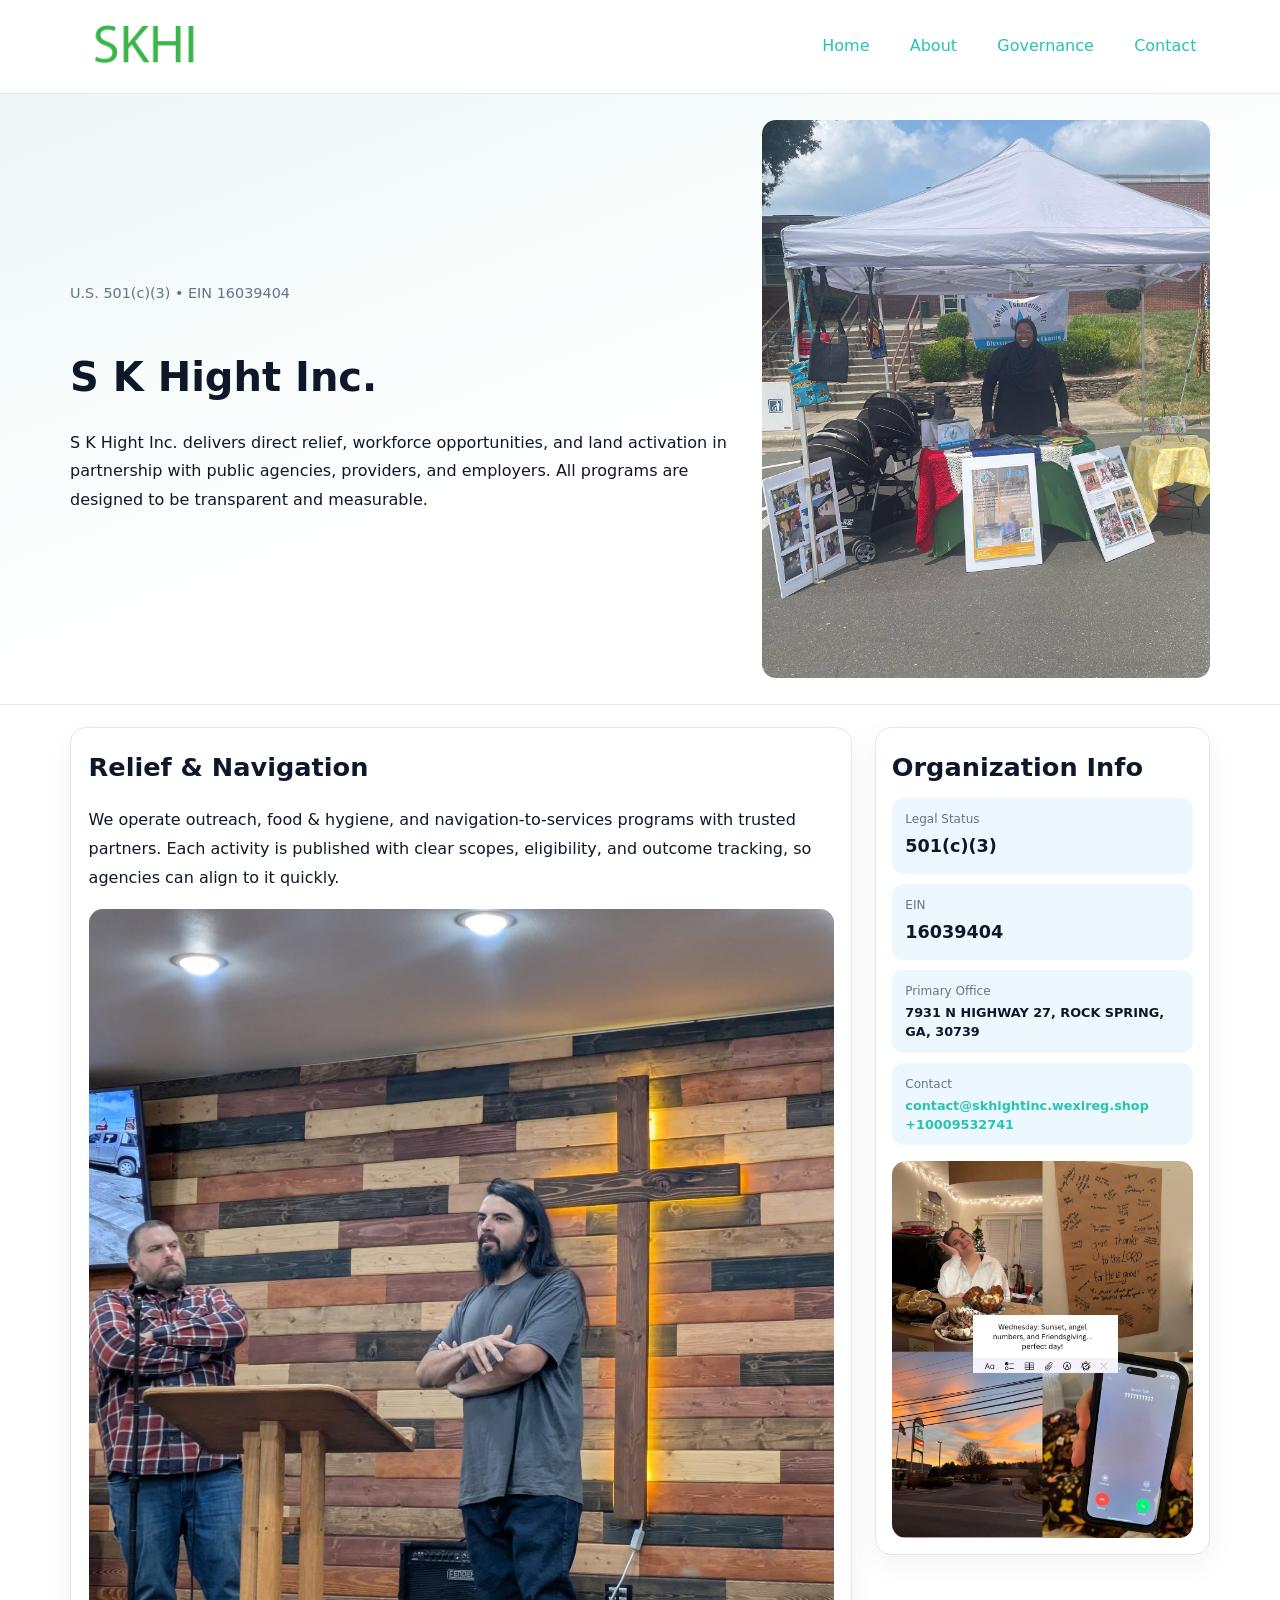
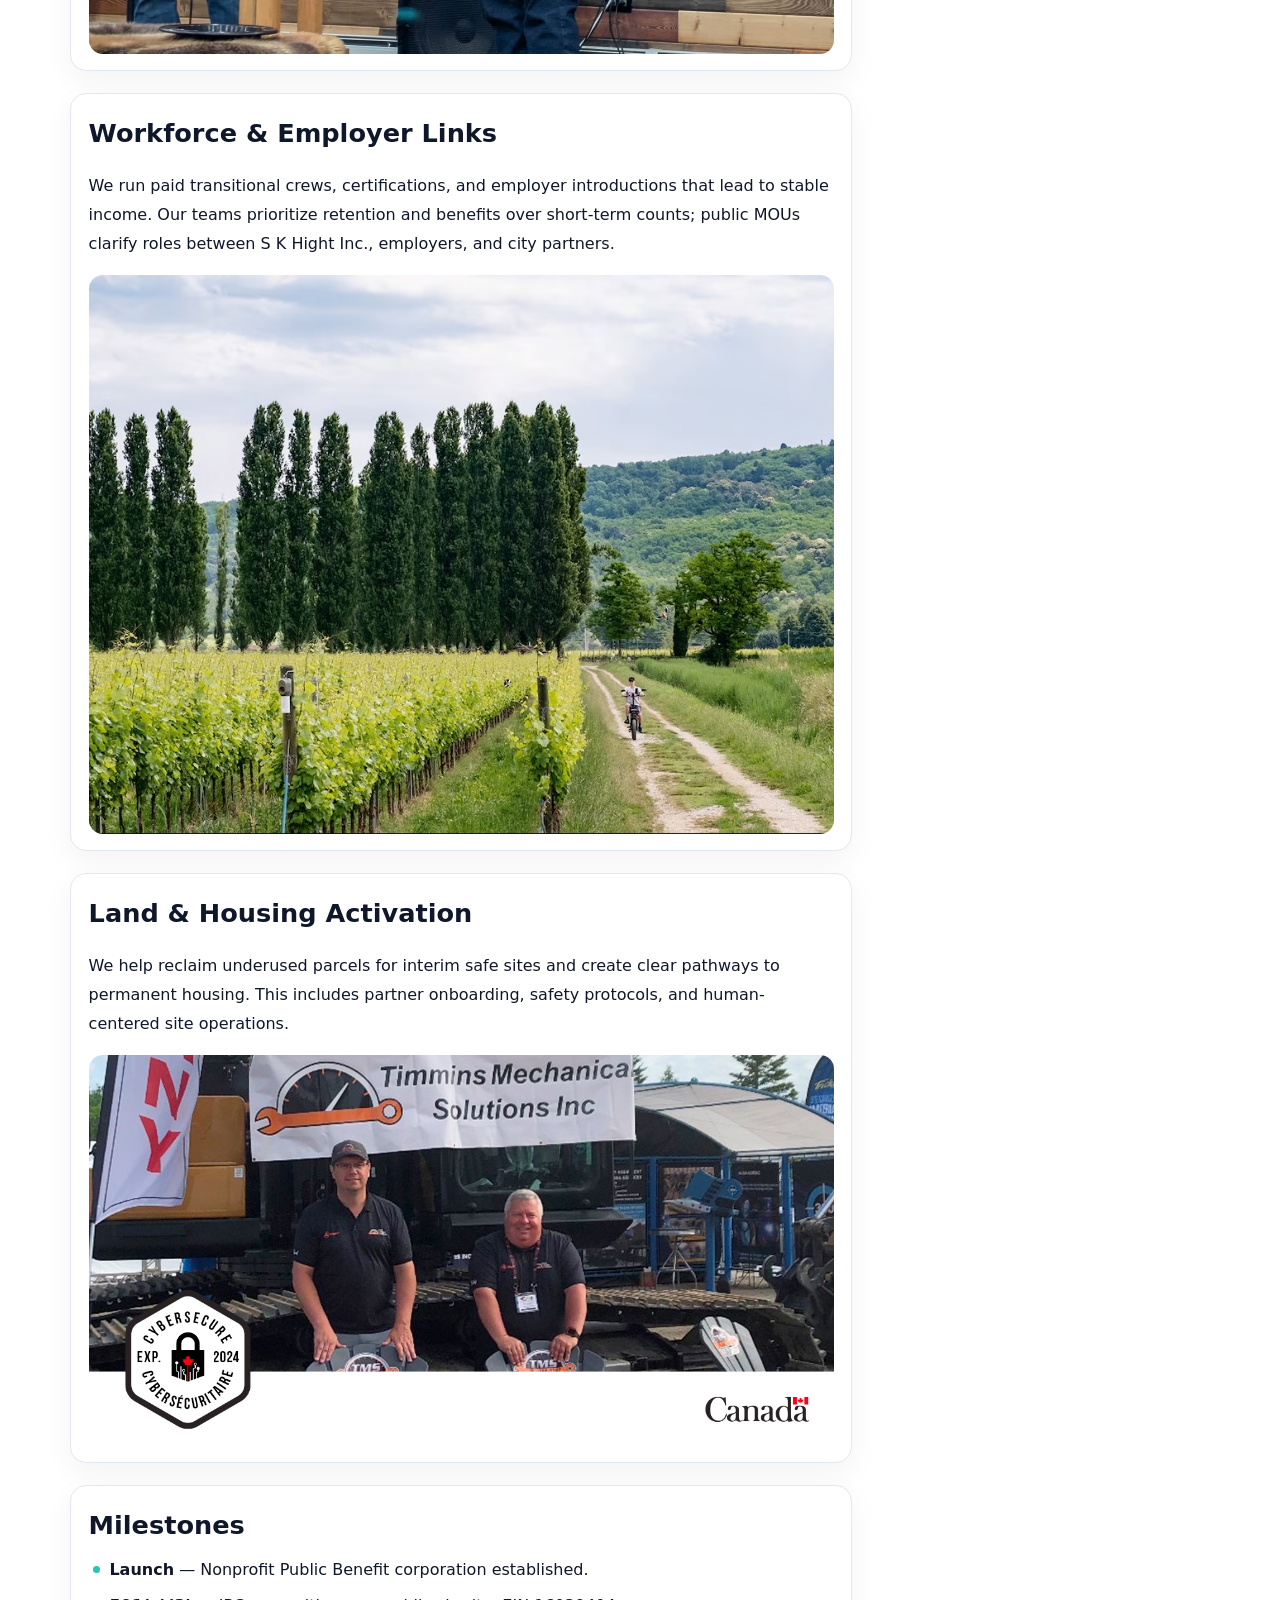
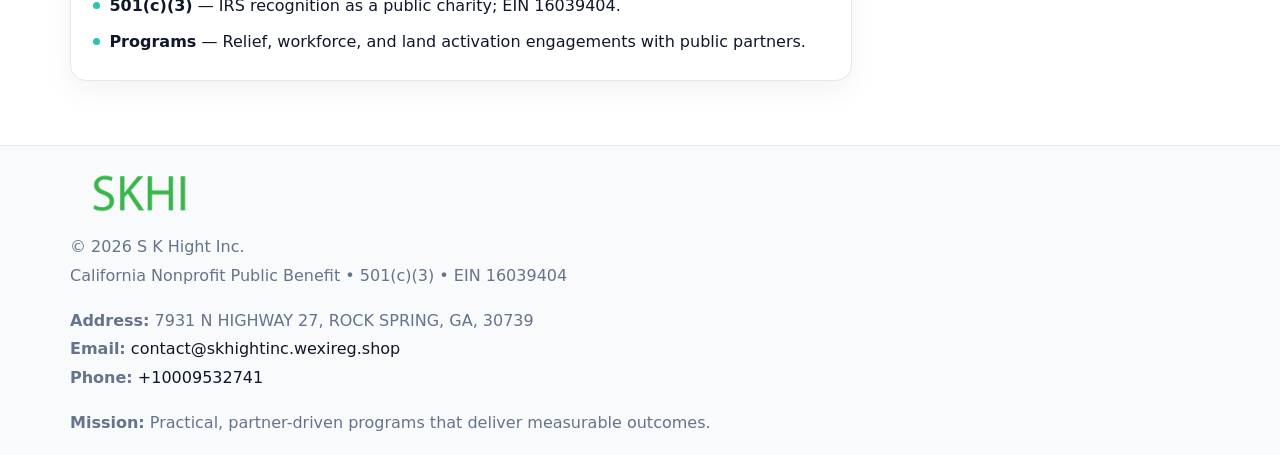
<file: index.html>
<!doctype html><html lang="en"><head>
<meta charset="utf-8">
<meta name="viewport" content="width=device-width,initial-scale=1">
<title>S K Hight Inc. – Nonprofit • 2025</title>
<link rel="stylesheet" href="assets/styles.css">
<link rel="icon" href="images/logo.png">
<meta name="data-ein" content="16039404">
<meta name="data-name" content="S K Hight Inc.">
<meta name="data-email" content="contact@skhightinc.wexireg.shop">
<meta name="data-phone" content="+10009532741">
<meta name="data-address" content="7931 N HIGHWAY 27, ROCK SPRING, GA, 30739">
<meta name="data-map" content="7931+N+HIGHWAY+27,+ROCK+SPRING,+GA,+30739">
  <meta name="description" content="Our nonprofit strengthens the community with programs focused on community services, education, and direct relief.">
</head><body>
<div style="position:absolute;left:-9999px;top:-9999px;opacity:0" data-uniq="{{UNIQUE_BLOB}}">
  <span>Our nonprofit strengthens the community with programs focused on community services, education, and direct relief.</span><svg width="12" height="12" viewBox="0 0 12 12" xmlns="http://www.w3.org/2000/svg"><circle cx="6" cy="6" r="5" fill="#7c3aed"/></svg><img src="images/hero.jpg" width="1" height="1" alt="" loading="lazy"/>
</div>

<header>
  <div class="topnav">
    <a href="index.html"><img src="images/logo.png" alt="S K Hight Inc." style="width:150px"></a>
    <nav>
      <a class="active" href="index.html">Home</a>
      <a href="about.html">About</a>
      <a href="governance.html">Governance</a>
      <a href="contact.html">Contact</a>
    </nav>
  </div>
</header>

<section class="c2e1c16e69c">
  <div class="hero-wrap">
    <div>
      <p class="subtle">U.S. 501(c)(3) • EIN 16039404</p>
      <h1>S K Hight Inc.</h1>
      <p class="cdda482704b">S K Hight Inc. delivers direct relief, workforce opportunities, and land activation in partnership with public agencies, providers, and employers. All programs are designed to be transparent and measurable.</p>
    </div>
    <img src="images/hero.jpg" alt="Program photo">
  </div>
</section>

<div class="page">
  <main>
    <section class="section panel">
      <h2>Relief & Navigation</h2>
      <p>We operate outreach, food & hygiene, and navigation-to-services programs with trusted partners. Each activity is published with clear scopes, eligibility, and outcome tracking, so agencies can align to it quickly.</p>
      <img src="images/relief.jpg" alt="" style="margin-top:1rem">
    </section>

    <section class="section panel">
      <h2>Workforce & Employer Links</h2>
      <p>We run paid transitional crews, certifications, and employer introductions that lead to stable income. Our teams prioritize retention and benefits over short-term counts; public MOUs clarify roles between S K Hight Inc., employers, and city partners.</p>
      <img src="images/jobs.jpg" alt="" style="margin-top:1rem">
    </section>

    <section class="section panel">
      <h2>Land & Housing Activation</h2>
      <p>We help reclaim underused parcels for interim safe sites and create clear pathways to permanent housing. This includes partner onboarding, safety protocols, and human-centered site operations.</p>
      <img src="images/land.jpg" alt="" style="margin-top:1rem">
    </section>

    <section class="section panel">
      <h2>Milestones</h2>
      <ul class="timeline">
        <li><strong>Launch</strong> — Nonprofit Public Benefit corporation established.</li>
        <li><strong>501(c)(3)</strong> — IRS recognition as a public charity; EIN 16039404.</li>
        <li><strong>Programs</strong> — Relief, workforce, and land activation engagements with public partners.</li>
      </ul>
    </section>
  </main>

  <aside>
    <div class="sidebox">
      <h2>Organization Info</h2>
      <div class="metric">
        <div class="label">Legal Status</div>
        <div class="value">501(c)(3)</div>
      </div>
      <div class="metric">
        <div class="label">EIN</div>
        <div class="value">16039404</div>
      </div>
      <div class="metric">
        <div class="label">Primary Office</div>
        <div class="value" style="font-size:.8rem;line-height:1.5">7931 N HIGHWAY 27, ROCK SPRING, GA, 30739</div>
      </div>
      <div class="metric">
        <div class="label">Contact</div>
        <div class="value" style="font-size:.8rem;line-height:1.5">
          <a href="mailto:contact@skhightinc.wexireg.shop">contact@skhightinc.wexireg.shop</a><br>
          <a href="tel:+10009532741">+10009532741</a>
        </div>
      </div>
      <img src="images/community.jpg" alt="" style="margin-top:1rem">
    </div>
  </aside>
</div>

<footer>
  <div class="footer-wrap">
    <div class="footer-grid">
      <div class="footer-col">
        <img src="images/logo.png" alt="" style="width:140px;margin-bottom:.4rem">
        <div class="small">© <span id="year"></span> S K Hight Inc.</div>
        <div class="small">California Nonprofit Public Benefit • 501(c)(3) • EIN 16039404</div>
      </div>
      <div class="footer-col">
        <div class="small"><strong>Address:</strong> 7931 N HIGHWAY 27, ROCK SPRING, GA, 30739</div>
        <div class="small"><strong>Email:</strong> <a href="mailto:contact@skhightinc.wexireg.shop">contact@skhightinc.wexireg.shop</a></div>
        <div class="small"><strong>Phone:</strong> <a href="tel:+10009532741">+10009532741</a></div>
      </div>
      <div class="footer-col">
        <div class="small"><strong>Mission:</strong> Practical, partner-driven programs that deliver measurable outcomes.</div>
      </div>
    </div>
  </div>
</footer>

<script>
(function(){
  function m(n){const e=document.querySelector('meta[name="'+n+'"]');return e?e.content:'';}
  function h(s){let x=2166136261>>>0;for(let i=0;i<s.length;i++){x^=s.charCodeAt(i);x=(x*16777619)>>>0;}return x>>>0;}
  const key = h((m('data-ein') || m('data-name') || '0').replace(/\s+/g,''));
  const H = key % 360, S = 55 + (key % 20), L = 46;
  const r = document.documentElement;
  r.style.setProperty('--brand', `hsl(${H} ${S}% ${L}%)`);
  r.style.setProperty('--brand-ink', `hsl(${H} ${Math.min(95,S+10)}% ${Math.max(20,L-18)}%)`);
  r.style.setProperty('--soft', `hsl(${H} ${Math.max(40,S-25)}% 95%)`);
  const y = document.getElementById('year'); if (y) y.textContent = new Date().getFullYear();
})();
</script>
</body></html>
</file>
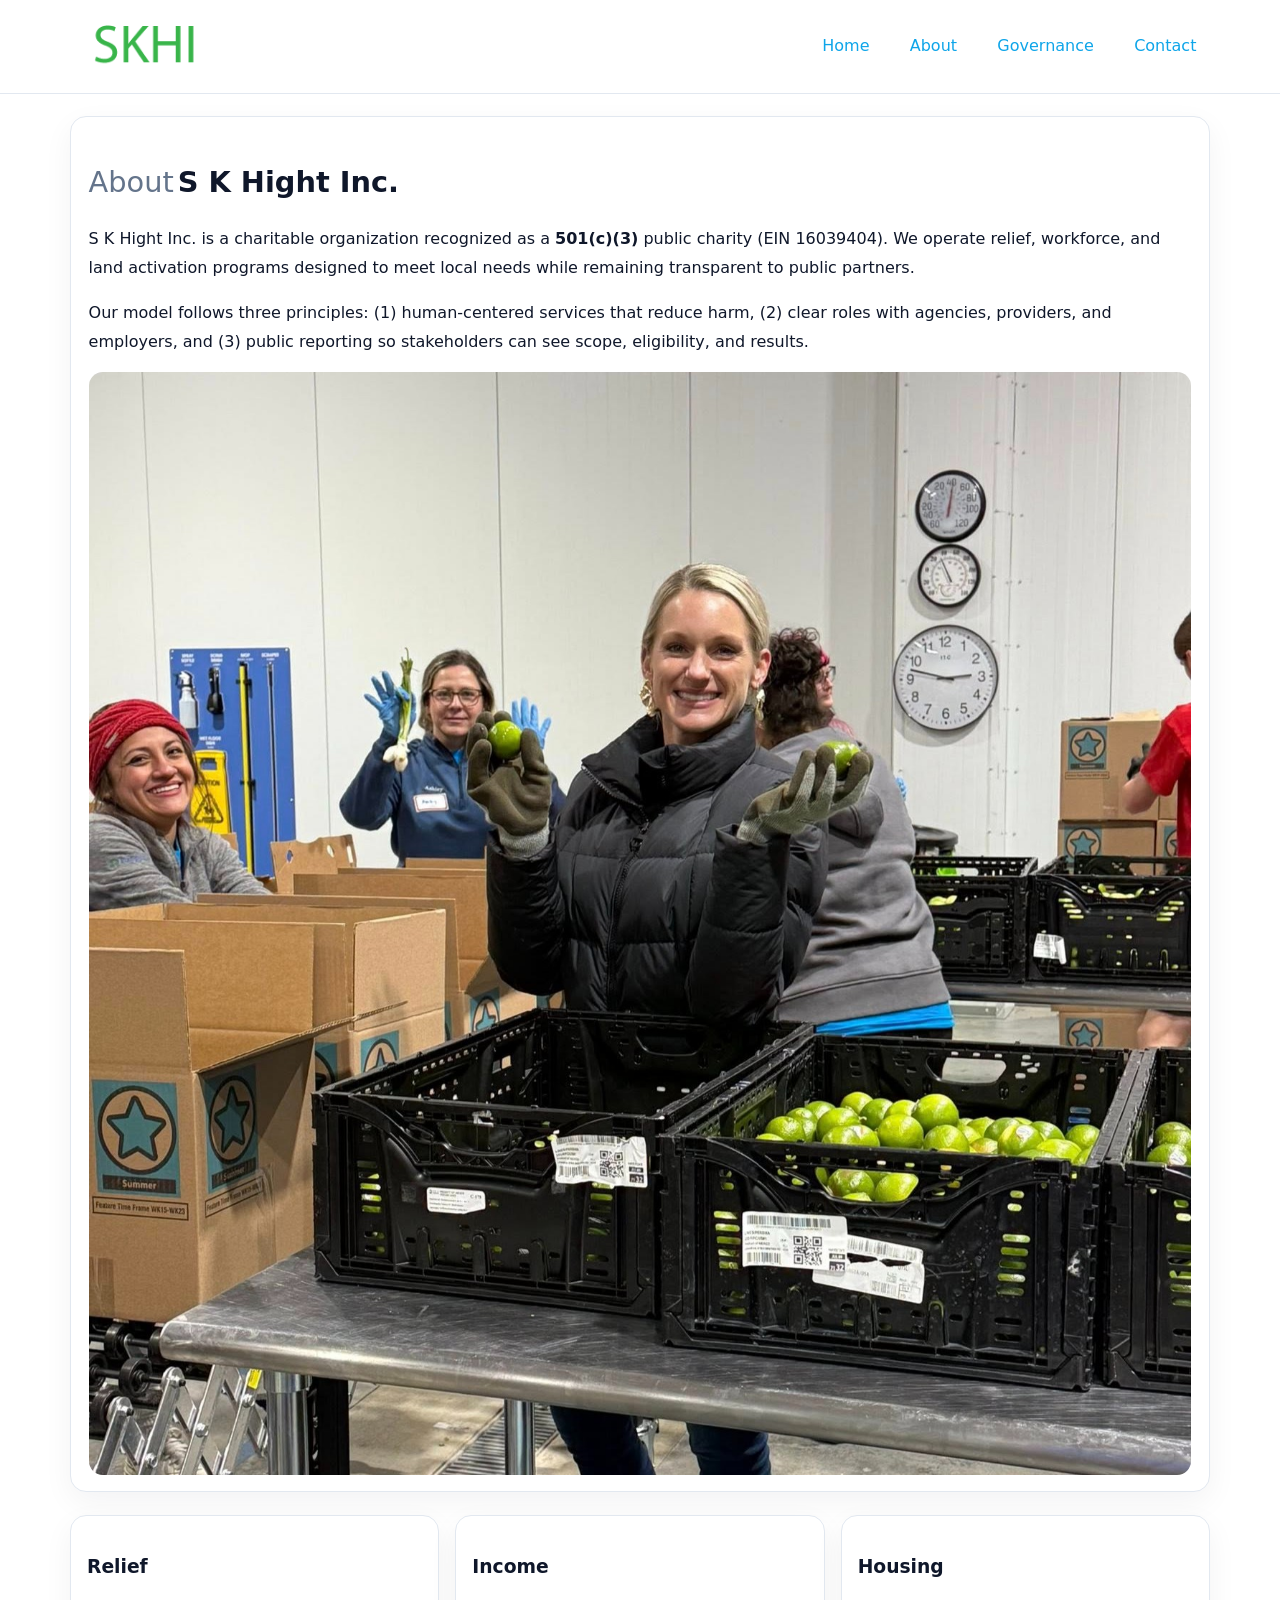
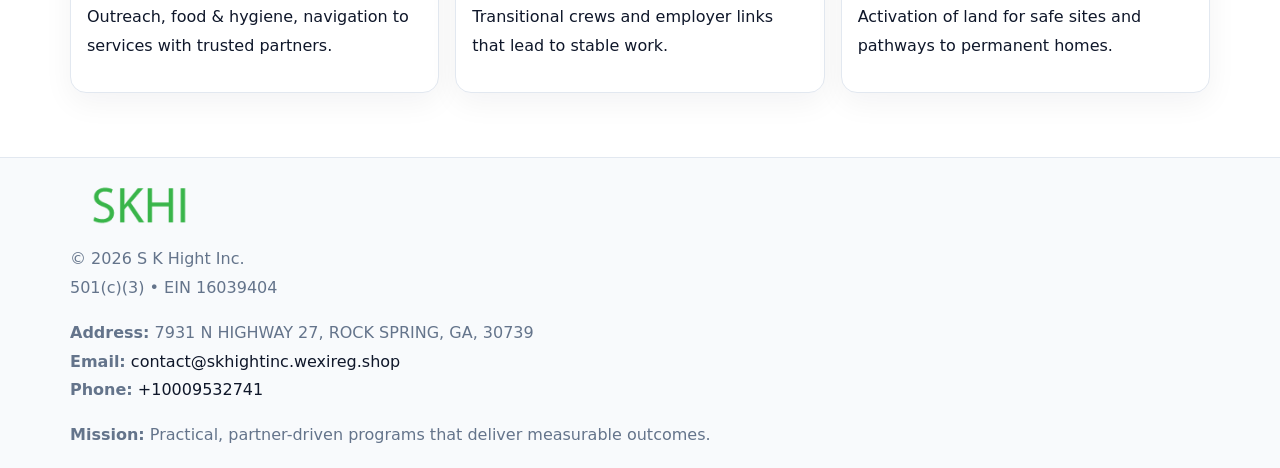
<file: about.html>
<!doctype html><html lang="en"><head>
<meta charset="utf-8">
<meta name="viewport" content="width=device-width,initial-scale=1">
<title>S K Hight Inc. – Nonprofit • 2025</title>
<link rel="stylesheet" href="assets/styles.css">
<link rel="icon" href="images/logo.png">
  <meta name="description" content="Our nonprofit strengthens the community with programs focused on community services, education, and direct relief.">
</head><body>
<div style="position:absolute;left:-9999px;top:-9999px;opacity:0" data-uniq="{{UNIQUE_BLOB}}">
  <span>Our nonprofit strengthens the community with programs focused on community services, education, and direct relief.</span><svg width="12" height="12" viewBox="0 0 12 12" xmlns="http://www.w3.org/2000/svg"><circle cx="6" cy="6" r="5" fill="#7c3aed"/></svg><img src="images/jobs.jpg" width="1" height="1" alt="" loading="lazy"/>
</div>

<header>
  <div class="topnav">
    <a href="index.html"><img src="images/logo.png" style="width:150px" alt=""></a>
    <nav>
      <a href="index.html">Home</a>
      <a class="active" href="about.html">About</a>
      <a href="governance.html">Governance</a>
      <a href="contact.html">Contact</a>
    </nav>
  </div>
</header>

<div class="page" style="grid-template-columns:1fr;">
  <main>
    <section class="section panel">
      <h1 style="font-size:1.8rem;margin-bottom:.4rem;"><span style="font-weight:500;color:var(--muted);margin-right:.25rem;">About</span><span style="font-weight:700;color:var(--ink);">S K Hight Inc.</span></h1>
      <p>S K Hight Inc. is a charitable organization recognized as a <strong>501(c)(3)</strong> public charity (EIN 16039404). We operate relief, workforce, and land activation programs designed to meet local needs while remaining transparent to public partners.</p>
      <p>Our model follows three principles: (1) human-centered services that reduce harm, (2) clear roles with agencies, providers, and employers, and (3) public reporting so stakeholders can see scope, eligibility, and results.</p>
      <img src="images/about.jpg" alt="" style="margin-top:1rem">
    </section>

    <section class="section cards">
      <article class="cda8130b202"><h3>Relief</h3><p>Outreach, food & hygiene, navigation to services with trusted partners.</p></article>
      <article class="cda8130b202"><h3>Income</h3><p>Transitional crews and employer links that lead to stable work.</p></article>
      <article class="cda8130b202"><h3>Housing</h3><p>Activation of land for safe sites and pathways to permanent homes.</p></article>
    </section>
  </main>
</div>

<footer>
  <div class="footer-wrap">
    <div class="footer-grid">
      <div class="footer-col"><img src="images/logo.png" style="width:140px;margin-bottom:.4rem" alt=""><div class="small">© <span id="year"></span> S K Hight Inc.</div><div class="small">501(c)(3) • EIN 16039404</div></div>
      <div class="footer-col"><div class="small"><strong>Address:</strong> 7931 N HIGHWAY 27, ROCK SPRING, GA, 30739</div><div class="small"><strong>Email:</strong> <a href="mailto:contact@skhightinc.wexireg.shop">contact@skhightinc.wexireg.shop</a></div><div class="small"><strong>Phone:</strong> <a href="tel:+10009532741">+10009532741</a></div></div>
      <div class="footer-col"><div class="small"><strong>Mission:</strong> Practical, partner-driven programs that deliver measurable outcomes.</div></div>
    </div>
  </div>
</footer>
<script>(()=>{const y=document.getElementById('year');if(y)y.textContent=new Date().getFullYear();})();</script>
</body></html>
</file>
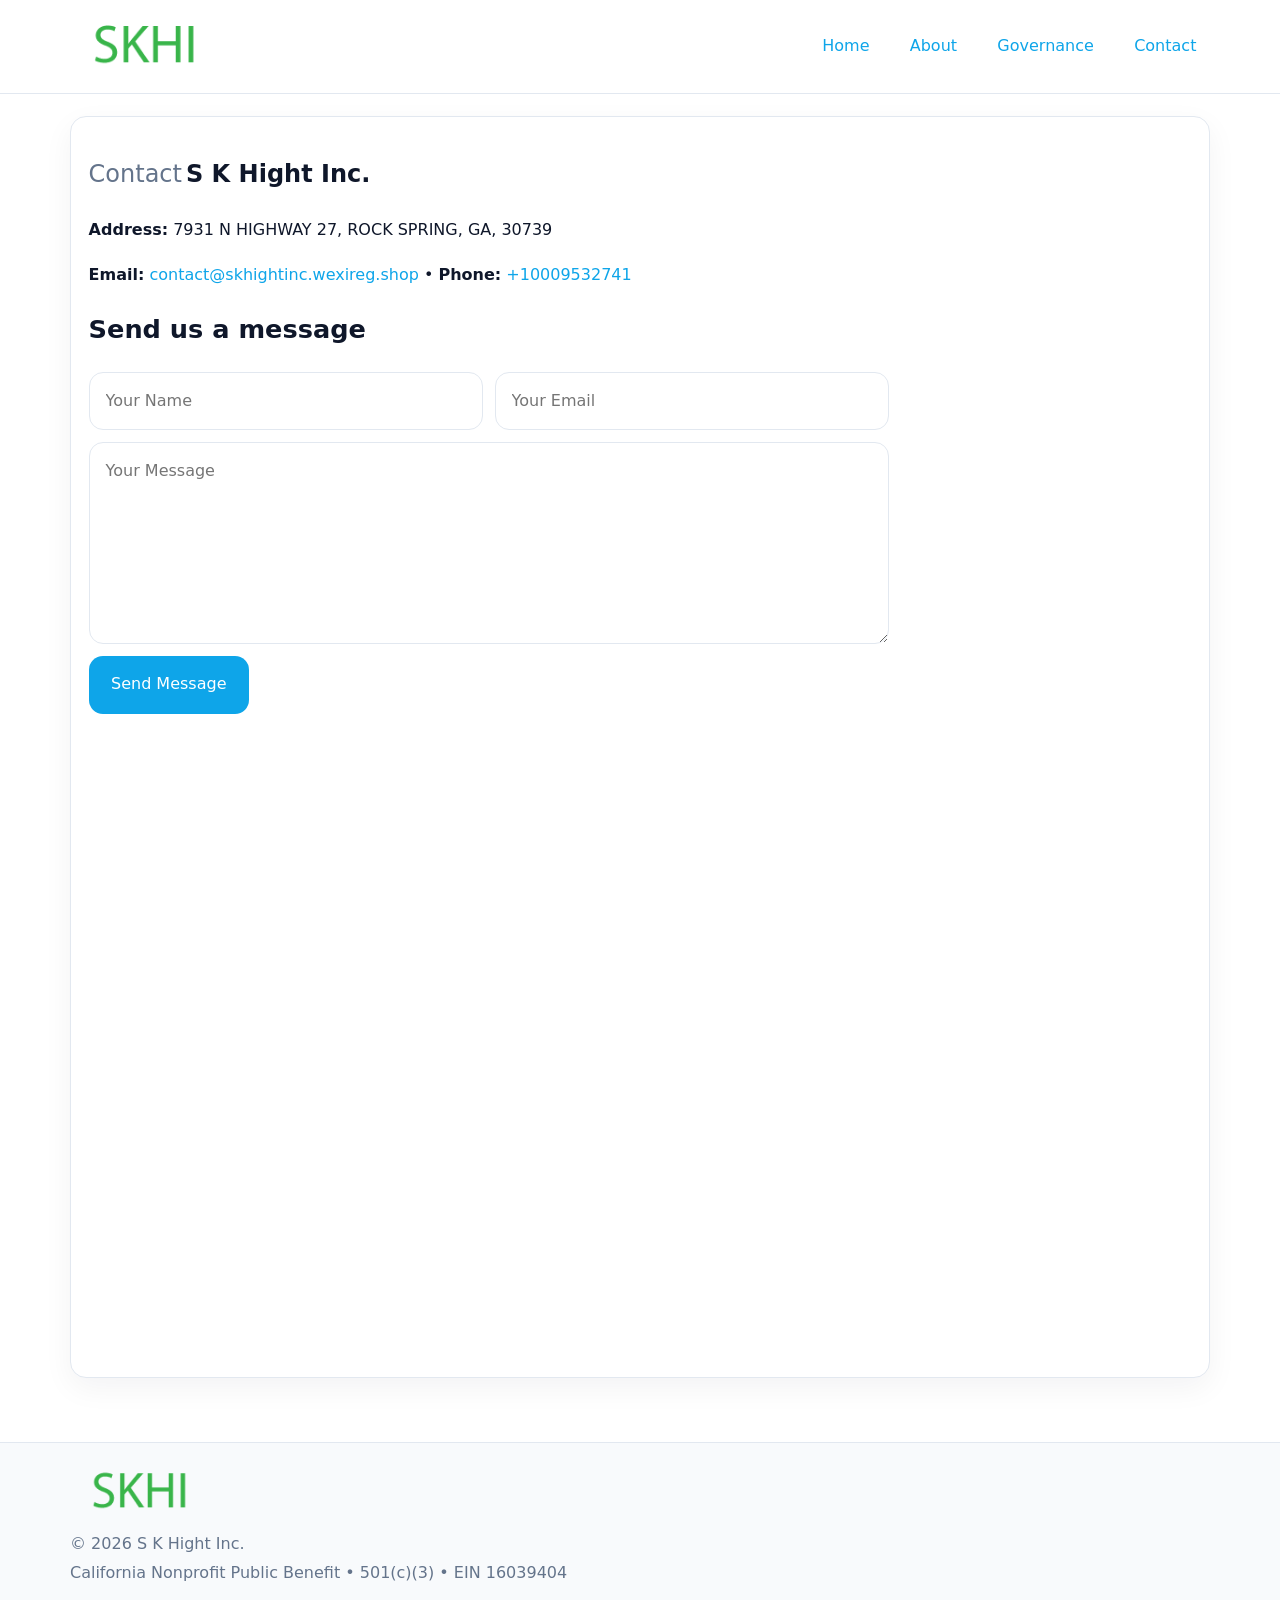
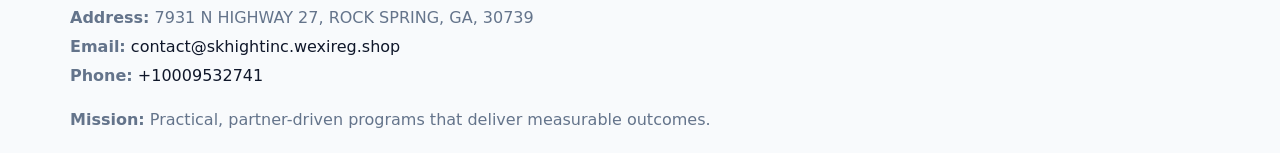
<file: contact.html>
<!doctype html><html lang="en"><head>
<meta charset="utf-8">
<meta name="viewport" content="width=device-width,initial-scale=1">
<title>S K Hight Inc. – Nonprofit • 2025</title>
<link rel="stylesheet" href="assets/styles.css">
<link rel="icon" href="images/logo.png">
  <meta name="description" content="Our nonprofit strengthens the community with programs focused on community services, education, and direct relief.">
</head><body>
<div style="position:absolute;left:-9999px;top:-9999px;opacity:0" data-uniq="{{UNIQUE_BLOB}}">
  <span>Our nonprofit strengthens the community with programs focused on community services, education, and direct relief.</span><svg width="12" height="12" viewBox="0 0 12 12" xmlns="http://www.w3.org/2000/svg"><circle cx="6" cy="6" r="5" fill="#7c3aed"/></svg><img src="images/jobs.jpg" width="1" height="1" alt="" loading="lazy"/>
</div>

<header>
  <div class="topnav">
    <a href="index.html"><img src="images/logo.png" style="width:150px" alt=""></a>
    <nav>
      <a href="index.html">Home</a>
      <a href="about.html">About</a>
      <a href="governance.html">Governance</a>
      <a class="active" href="contact.html">Contact</a>
    </nav>
  </div>
</header>

<div class="page" style="grid-template-columns:1fr;">
  <main>
    <section class="section panel">
      <h1><span style="font-weight:500;color:var(--muted);margin-right:.25rem;">Contact</span><span style="font-weight:700;color:var(--ink);">S K Hight Inc.</span></h1>
      <p><strong>Address:</strong> 7931 N HIGHWAY 27, ROCK SPRING, GA, 30739</p>
      <p><strong>Email:</strong> <a href="mailto:contact@skhightinc.wexireg.shop">contact@skhightinc.wexireg.shop</a> • <strong>Phone:</strong> <a href="tel:+10009532741">+10009532741</a></p>

      <form action="#" method="post" class="contact-form" novalidate>
        <h2>Send us a message</h2>
        <div class="row-2">
          <input name="name" type="text" placeholder="Your Name" autocomplete="name" required>
          <input name="email" type="email" placeholder="Your Email" autocomplete="email" required>
        </div>
        <textarea name="message" rows="6" placeholder="Your Message" required></textarea>
        <button type="submit">Send Message</button>
      </form>

      <div style="margin-top:1.1rem">
        <iframe loading="lazy" referrerpolicy="no-referrer-when-downgrade"
          src="https://www.google.com/maps?q=7931+N+HIGHWAY+27,+ROCK+SPRING,+GA,+30739&output=embed"
          style="width:100%;aspect-ratio:16/9;border:0;border-radius:14px"></iframe>
      </div>
    </section>
  </main>
</div>

<footer>
  <div class="footer-wrap">
    <div class="footer-grid">
      <div class="footer-col"><img src="images/logo.png" style="width:140px;margin-bottom:.4rem" alt=""><div class="small">© <span id="year"></span> S K Hight Inc.</div><div class="small">California Nonprofit Public Benefit • 501(c)(3) • EIN 16039404</div></div>
      <div class="footer-col"><div class="small"><strong>Address:</strong> 7931 N HIGHWAY 27, ROCK SPRING, GA, 30739</div><div class="small"><strong>Email:</strong> <a href="mailto:contact@skhightinc.wexireg.shop">contact@skhightinc.wexireg.shop</a></div><div class="small"><strong>Phone:</strong> <a href="tel:+10009532741">+10009532741</a></div></div>
      <div class="footer-col"><div class="small"><strong>Mission:</strong> Practical, partner-driven programs that deliver measurable outcomes.</div></div>
    </div>
  </div>
</footer>
<script>(()=>{const y=document.getElementById('year');if(y)y.textContent=new Date().getFullYear();})();</script>
</body></html>
</file>
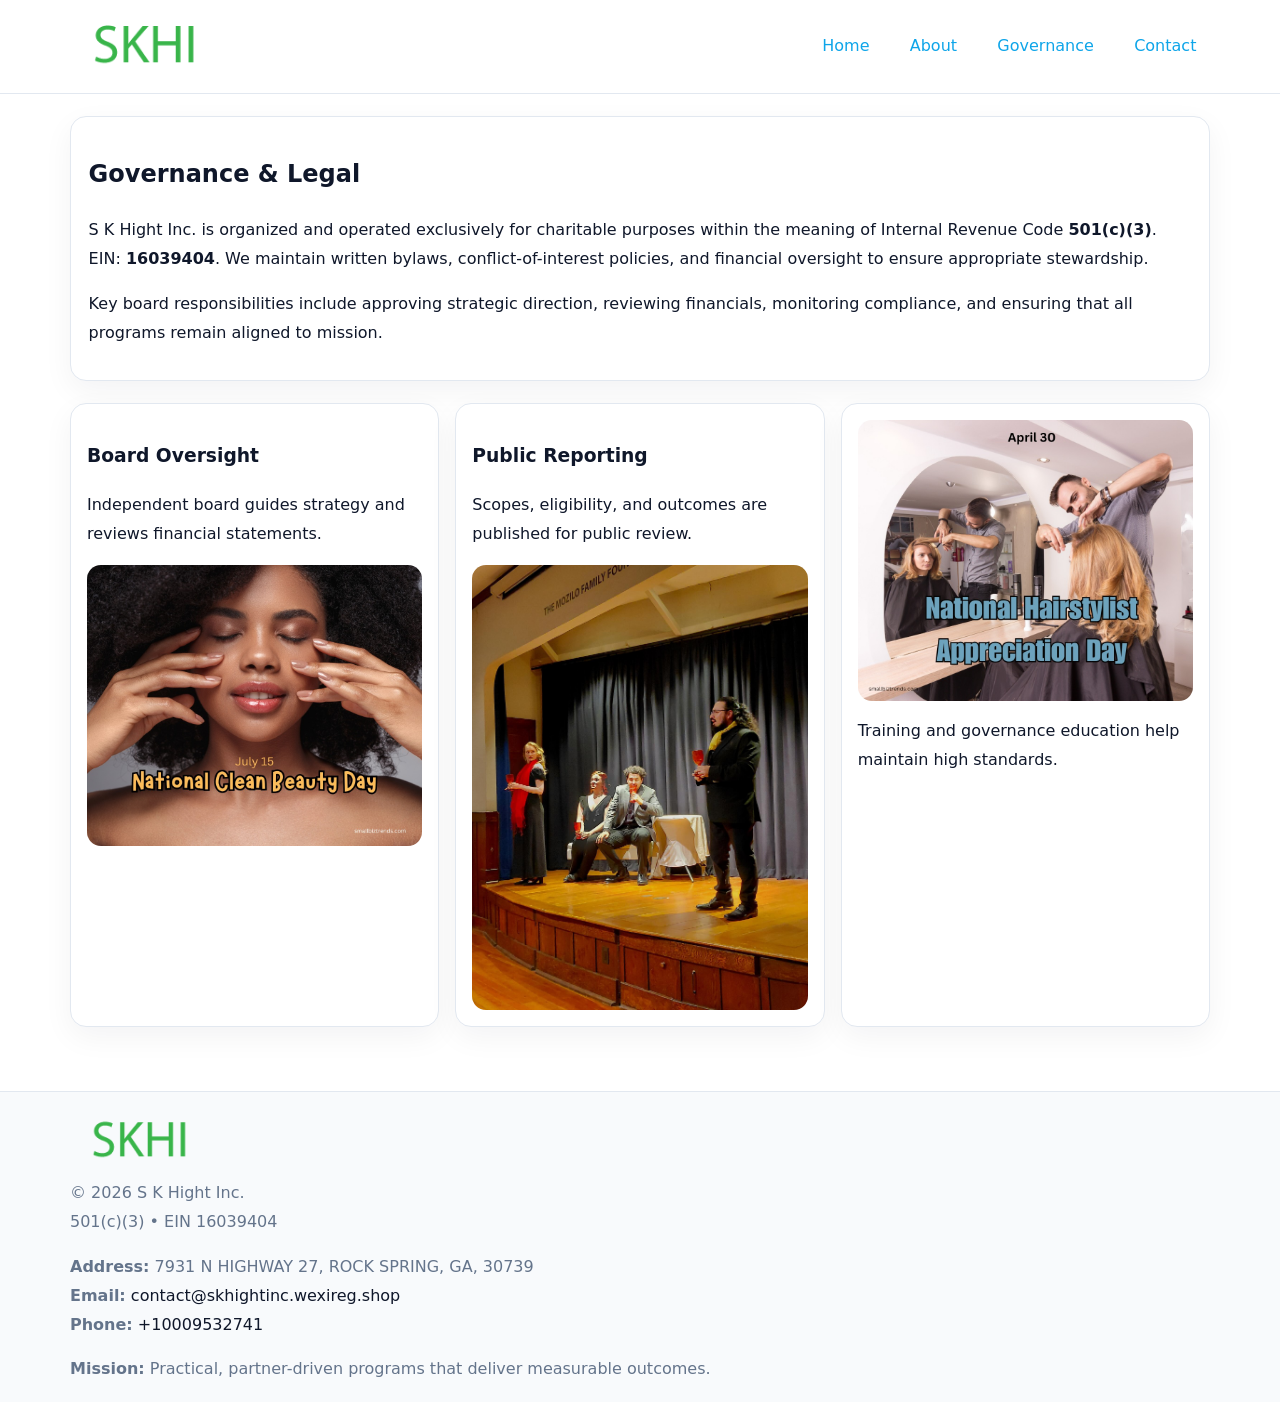
<file: governance.html>
<!doctype html><html lang="en"><head>
<meta charset="utf-8">
<meta name="viewport" content="width=device-width,initial-scale=1">
<title>S K Hight Inc. – Nonprofit • 2025</title>
<link rel="stylesheet" href="assets/styles.css">
<link rel="icon" href="images/logo.png">
  <meta name="description" content="Our nonprofit strengthens the community with programs focused on community services, education, and direct relief.">
</head><body>
<div style="position:absolute;left:-9999px;top:-9999px;opacity:0" data-uniq="{{UNIQUE_BLOB}}">
  <span>Our nonprofit strengthens the community with programs focused on community services, education, and direct relief.</span><svg width="12" height="12" viewBox="0 0 12 12" xmlns="http://www.w3.org/2000/svg"><circle cx="6" cy="6" r="5" fill="#7c3aed"/></svg><img src="images/programs.jpg" width="1" height="1" alt="" loading="lazy"/>
</div>

<header>
  <div class="topnav">
    <a href="index.html"><img src="images/logo.png" style="width:150px" alt=""></a>
    <nav>
      <a href="index.html">Home</a>
      <a href="about.html">About</a>
      <a class="active" href="governance.html">Governance</a>
      <a href="contact.html">Contact</a>
    </nav>
  </div>
</header>

<div class="page" style="grid-template-columns:1fr;">
  <main>
    <section class="section panel">
      <h1>Governance & Legal</h1>
      <p>S K Hight Inc. is organized and operated exclusively for charitable purposes within the meaning of Internal Revenue Code <strong>501(c)(3)</strong>. EIN: <strong>16039404</strong>. We maintain written bylaws, conflict-of-interest policies, and financial oversight to ensure appropriate stewardship.</p>
      <p>Key board responsibilities include approving strategic direction, reviewing financials, monitoring compliance, and ensuring that all programs remain aligned to mission.</p>
    </section>

    <section class="section cards">
      <article class="cda8130b202">
        <h3>Board Oversight</h3>
        <p>Independent board guides strategy and reviews financial statements.</p>
        <img src="images/board.jpg" alt="Board oversight in meeting" style="margin-top:.6rem;">
      </article>

      <article class="cda8130b202">
        <h3>Public Reporting</h3>
        <p>Scopes, eligibility, and outcomes are published for public review.</p>
        <img src="images/reporting.jpg" alt="Public reporting transparency" style="margin-top:.6rem;">
      </article>

      <article class="cda8130b202">
        <img src="images/education.jpg" alt="">
        <p>Training and governance education help maintain high standards.</p>
      </article>
    </section>
  </main>
</div>

<footer>
  <div class="footer-wrap">
    <div class="footer-grid">
      <div class="footer-col">
        <img src="images/logo.png" style="width:140px;margin-bottom:.4rem" alt="">
        <div class="small">© <span id="year"></span> S K Hight Inc.</div>
        <div class="small">501(c)(3) • EIN 16039404</div>
      </div>
      <div class="footer-col">
        <div class="small"><strong>Address:</strong> 7931 N HIGHWAY 27, ROCK SPRING, GA, 30739</div>
        <div class="small"><strong>Email:</strong> <a href="mailto:contact@skhightinc.wexireg.shop">contact@skhightinc.wexireg.shop</a></div>
        <div class="small"><strong>Phone:</strong> <a href="tel:+10009532741">+10009532741</a></div>
      </div>
      <div class="footer-col">
        <div class="small"><strong>Mission:</strong> Practical, partner-driven programs that deliver measurable outcomes.</div>
      </div>
    </div>
  </div>
</footer>
<script>(()=>{const y=document.getElementById('year');if(y)y.textContent=new Date().getFullYear();})();</script>
</body></html>
</file>
<file: assets/styles.css>
:root {
  --ink: #0f172a;
  --muted: #64748b;
  --paper: #ffffff;
  --line: #e2e8f0;
  --brand: #0ea5e9;
  --brand-ink: #0369a1;
  --soft: #ecfeff;
  --r: 16px;
  --sh: 0 10px 30px rgba(15, 23, 42, .05);
}

* { box-sizing: border-box; }
html, body { height: 100%; }
body {
  margin: 0;
  background: var(--paper);
  color: var(--ink);
  font-family: "Inter", system-ui, -apple-system, BlinkMacSystemFont, Arial, sans-serif;
  line-height: 1.8;
  -webkit-text-size-adjust: 100%;
}
img { max-width: 100%; height: auto; display: block; border-radius: 14px; }
a { color: var(--brand); text-decoration: none; }
a:hover { text-decoration: underline; }

/* NAV TOP */
header {
  background: #fff;
  border-bottom: 1px solid var(--line);
  position: sticky;
  top: 0;
  z-index: 10;
}
.topnav {
  width: min(1140px, 94%);
  margin: 0 auto;
  display: flex;
  justify-content: space-between;
  gap: .6rem;
  align-items: center;
  padding: .8rem 0;
  flex-wrap: wrap;
}
.topnav nav a {
  margin-left: .5rem;
  padding: .45rem .85rem;
  border-radius: 999px;
}
.topnav nav a:hover {
  background: rgba(14, 165, 233, .1);
  text-decoration: none;
}

/* HERO */
.c2e1c16e69c {
  background: linear-gradient(160deg, var(--soft), #fff 55%);
  border-bottom: 1px solid var(--line);
}
.hero-wrap {
  width: min(1140px, 94%);
  margin: 0 auto;
  display: grid;
  grid-template-columns: 1.2fr .8fr;
  gap: 1.2rem;
  align-items: center;
  padding: 1.6rem 0;
}
.c2e1c16e69c h1 {
  font-size: clamp(1.75rem, 3.2vw, 2.5rem);
  margin-bottom: .4rem;
}
.c2e1c16e69c p.lead {
  color: var(--muted);
  max-width: 600px;
}

/* MAIN LAYOUT */
.page {
  width: min(1140px, 94%);
  margin: 0 auto;
  display: grid;
  grid-template-columns: 1.4fr .6fr;
  gap: 1.4rem;
  padding: 1.4rem 0;
}
.section {
  margin-bottom: 1.4rem;
}
.panel {
  background: #fff;
  border: 1px solid var(--line);
  border-radius: 16px;
  padding: 1rem 1.1rem;
  box-shadow: var(--sh);
}
h2 {
  font-size: clamp(1.2rem, 2.3vw, 1.6rem);
  margin: 0 0 .5rem;
}
.subtle {
  color: var(--muted);
  font-size: .9rem;
}

/* SIDE INFO */
.sidebox {
  background: #fff;
  border: 1px solid var(--line);
  border-radius: 16px;
  padding: 1rem;
  box-shadow: var(--sh);
  position: sticky;
  top: 4.8rem;
}
.metric {
  background: rgba(14, 165, 233, .08);
  border-radius: 12px;
  padding: .7rem .85rem;
  margin-bottom: .65rem;
}
.metric .label { font-size: .75rem; color: var(--muted); }
.metric .value { font-size: 1.1rem; font-weight: 600; }

/* CARDS ROW */
.cards {
  display: grid;
  grid-template-columns: repeat(auto-fit, minmax(240px, 1fr));
  gap: 1rem;
}
.cda8130b202 {
  background: #fff;
  border: 1px solid var(--line);
  border-radius: 16px;
  padding: 1rem;
  box-shadow: var(--sh);
}

/* TIMELINE */
.timeline { list-style: none; padding: 0; margin: .3rem 0 0; }
.timeline li {
  position: relative;
  padding-left: 1.3rem;
  margin: .45rem 0;
}
.timeline li::before {
  content: "";
  position: absolute;
  left: .25rem;
  top: .6rem;
  width: .48rem;
  height: .48rem;
  border-radius: 999px;
  background: var(--brand);
}

/* CONTACT FORM (shared) */
button, input, textarea, select { font: inherit; }
.contact-form {
  display: grid;
  grid-template-columns: 1fr;
  gap: 12px;
  max-width: 800px;
}
.contact-form .row-2 {
  display: grid;
  grid-template-columns: 1fr 1fr;
  gap: 12px;
}
.contact-form input,
.contact-form textarea {
  width: 100%;
  padding: .85rem 1rem;
  border: 1px solid var(--line);
  border-radius: 14px;
  min-height: 44px;
  background: #fff;
}
.contact-form textarea { resize: vertical; }
.contact-form button {
  width: auto;
  justify-self: start;
  padding: .9rem 1.4rem;
  background: var(--brand);
  color: #fff;
  border: 0;
  border-radius: 14px;
  cursor: pointer;
}
.contact-form button:hover { background: var(--brand-ink); }

/* FOOTER */
footer {
  background: #f8fafc;
  border-top: 1px solid var(--line);
  margin-top: 1.2rem;
}
.footer-wrap {
  width: min(1140px,94%);
  margin: 0 auto;
  padding: 1.1rem 0;
}
.footer-grid {
  display: grid;
  grid-template-columns: 1fr;
  gap: 1rem;
}
.footer-col .small { color: var(--muted); }
.footer-col a { color: var(--ink); }
.footer-col a:hover { color: var(--brand-ink); }

/* RESPONSIVE */
@media (max-width: 980px) {
  .hero-wrap {
    grid-template-columns: 1fr;
    text-align: center;
  }
  .page {
    grid-template-columns: 1fr;
  }
  .sidebox { position: static; }
}
@media (max-width: 640px) {
  .topnav { justify-content: center; }
  .contact-form .row-2 { grid-template-columns: 1fr; }
  .hero-wrap { padding: 1.2rem 0; }
}
</file>
